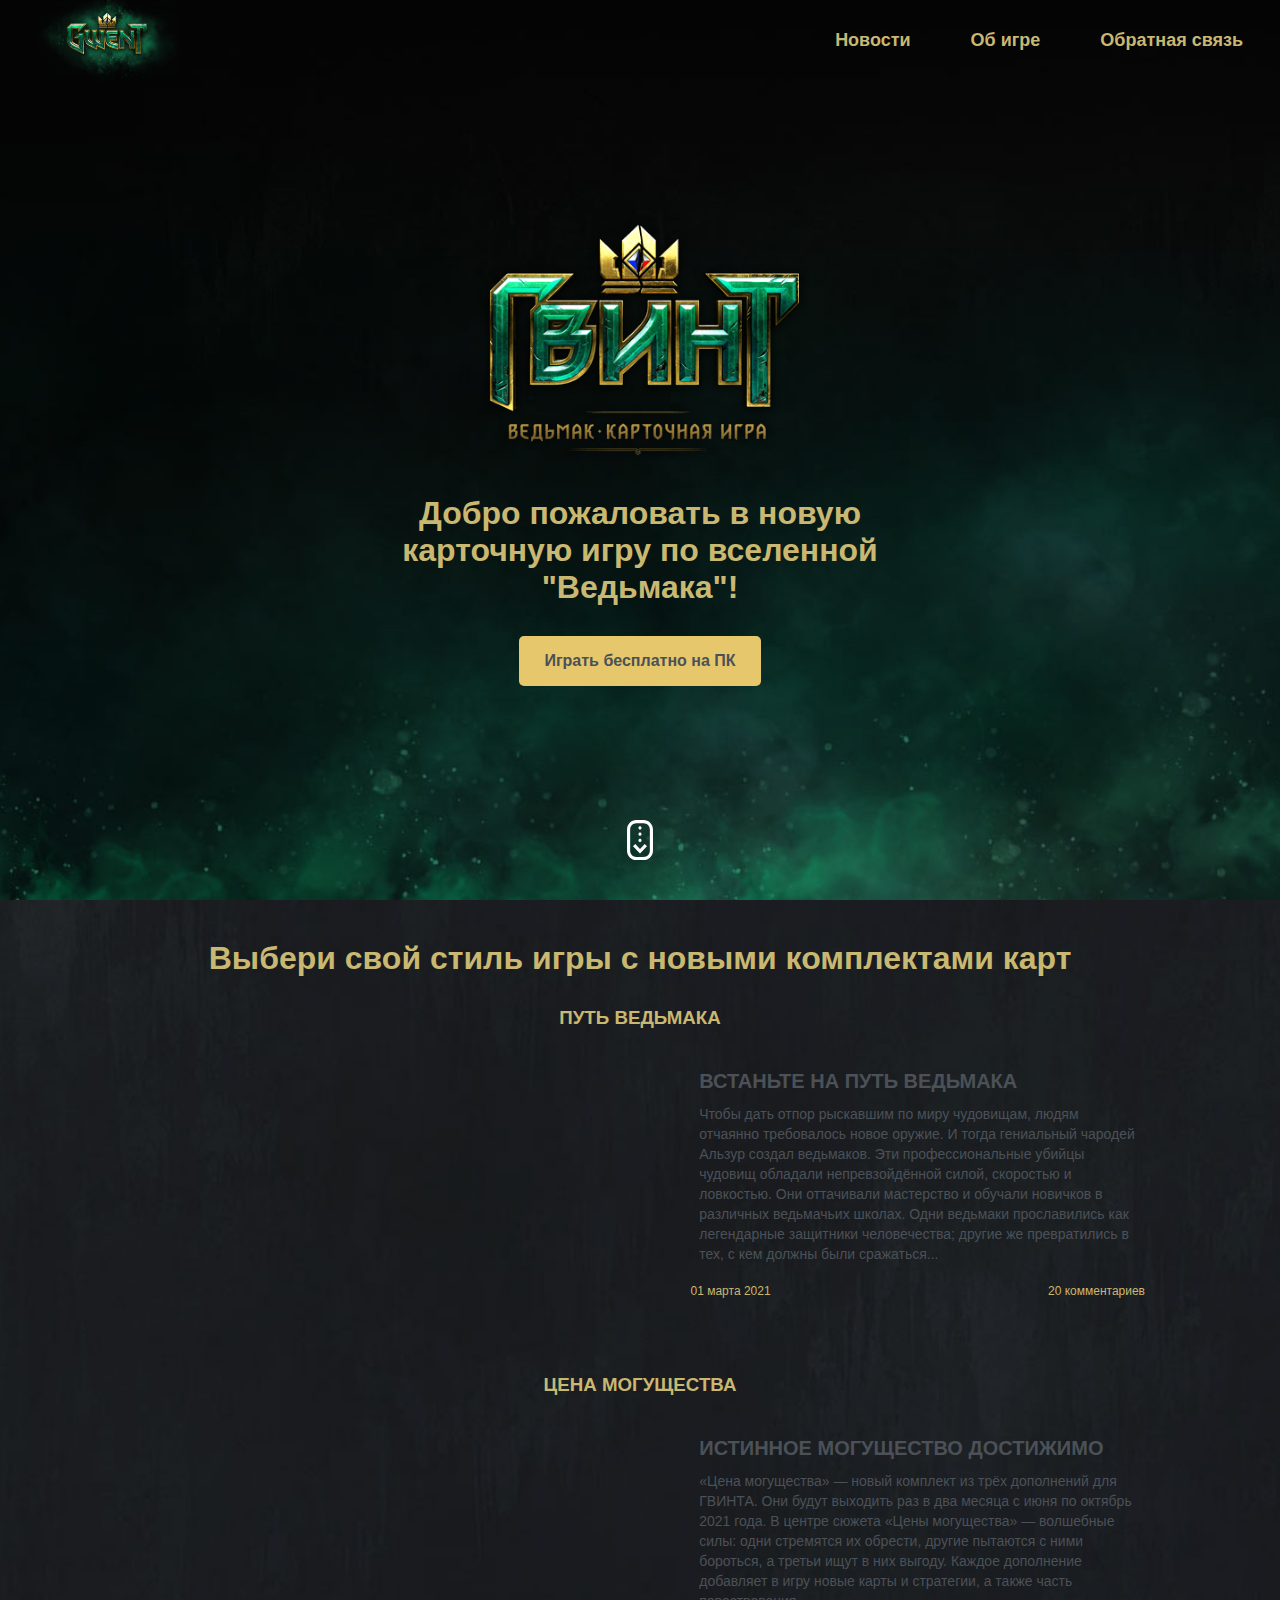
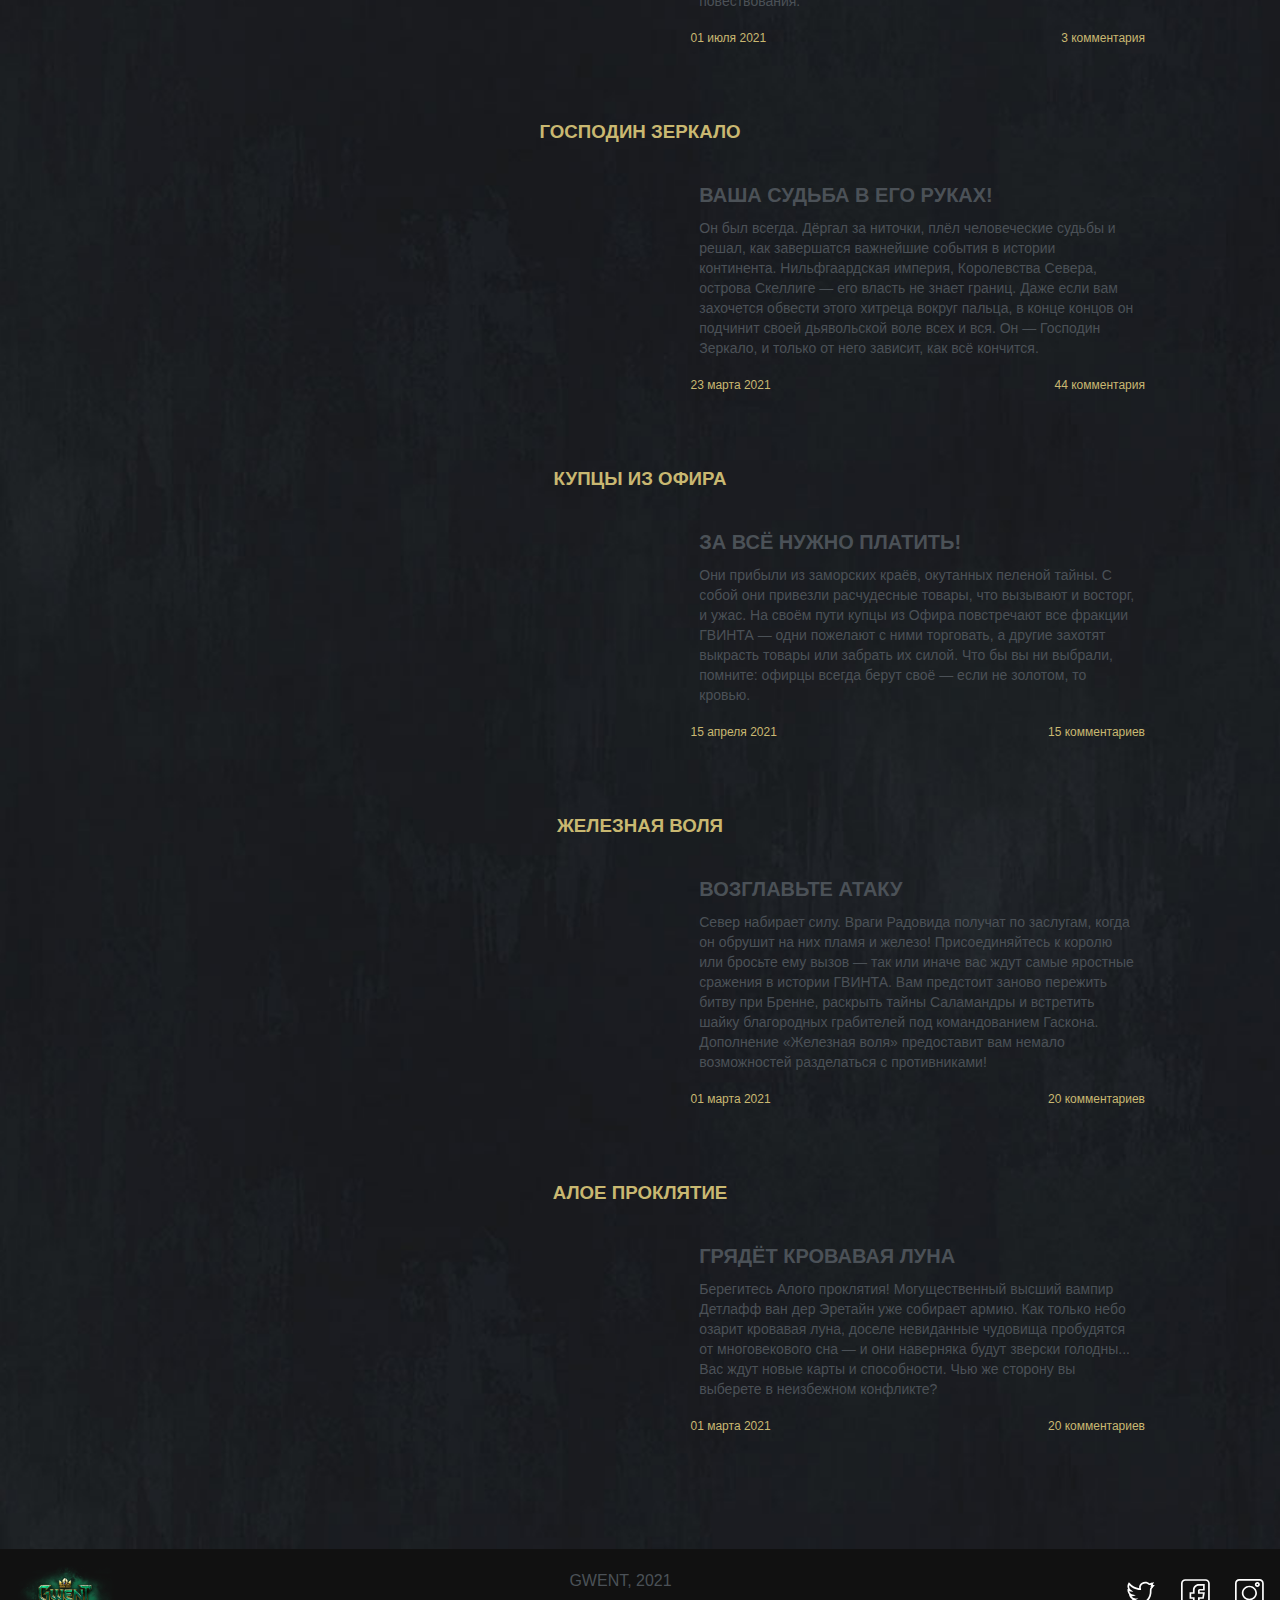
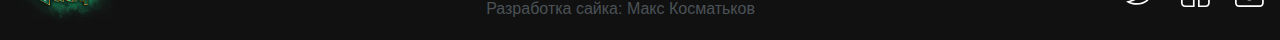
<file: index.html>
<!DOCTYPE html>
<html lang="ru">
	<head>
		<title>GWENT - карточная игра</title>
		<meta charset="UTF-8">
		<meta name="viewport" content="width=device-width">
		<link rel="preconnect" href="https://fonts.gstatic.com">
		<link href="https://db.onlinewebfonts.com/c/022c1f9c43c0c5f997a34d25ed4d5e16?family=GWENT" rel="stylesheet" type="text/css"/>
		<link rel="stylesheet" href="https://unpkg.com/swiper/swiper-bundle.min.css" />
		<link rel="stylesheet" href="./css/style.css">
		
	</head>
	<body>
		<section class="fullscreen">
			<div class="header-main">
				<a href="#" class="logo header__logo">
				<img src="./img/logo.svg.svg"
					alt="Логотип"
					class="logo__img">
				</a>
				<nav class="menu">
					<ul class="menu-list">
						<li class="menu-list__item">
							<a href="./news.html" class="menu-list__link">Новости</a>
						</li>
						<li class="menu-list__item">
							<a href="./about.html" class="menu-list__link">Об игре</a>
						</li>
						<li class="menu-list__item">
							<a href="./feedback.html" class="menu-list__link">Обратная связь</a>
						</li>
					</ul>
				</nav>
			</div>
			<div class="fullscreen-content">
				<img class="fullscreen-content__image" src="./img/gwent.png" alt="img">
				<h1 class="fullscreen-content__title">Добро пожаловать в новую карточную игру по вселенной "Ведьмака"!</h1>
				<a href="https://www.playgwent.com/ru/play-gog" class="fullscreen-content__link btn">Играть бесплатно на ПК</a>
			</div>
			<a href="#article" class="main__scroll" aria-label="к следующему экрану"></a>			
		</section>
		<section id="article" class="articles">
			<div class="secondary-grid">
				<div class="articles-secondary">
						<h2 class="fullscreen-content__title articles-title">Выбери свой стиль игры с новыми комплектами карт</h2>
						<ul class="articles-secondary-list">
							<li class="articles-secondary-item">
								<h3 class="articles-secondary-item__name">ПУТЬ ВЕДЬМАКА</h3>
								<div class="articles-secondary-container">	
									<!-- <img src="/img/slider1.jpg" alt="Изображение" class="articles-secondary-thumb">	 -->
									<div class="articles-secondary-vid">
										<iframe width="100%" height="100%" src="https://www.youtube.com/embed/BdI2WA-lsG4" title="YouTube video player" frameborder="0" allow="accelerometer; autoplay; clipboard-write; encrypted-media; gyroscope; picture-in-picture" allowfullscreen></iframe>
									</div>
									<div class="articles-secondary-content">
										<div class="articles-secondary-text">
											<h4 class="articles-secondary-title">ВСТАНЬТЕ НА ПУТЬ ВЕДЬМАКА</h4>
											<p>
												Чтобы дать отпор рыскавшим по миру чудовищам, людям отчаянно требовалось новое оружие. И тогда гениальный чародей Альзур создал ведьмаков. Эти профессиональные убийцы чудовищ обладали непревзойдённой силой, скоростью и ловкостью. Они оттачивали мастерство и обучали новичков в различных ведьмачьих школах. Одни ведьмаки прославились как легендарные защитники человечества; другие же превратились в тех, с кем должны были сражаться...</p>
										</div>
										<div class="articles-secondary-info">
											<div class="date">01 марта 2021</div>
											<div class="comments">
												<span class="comments-count">20 комментариев</span>
											</div>
										</div>
									</div>
								</div>             						
							</li>
							<li class="articles-secondary-item">
								<h3 class="articles-secondary-item__name">ЦЕНА МОГУЩЕСТВА</h3>
								<div class="articles-secondary-container">
									<div class="articles-secondary-vid">
										<iframe width="100%" height="100%" src="https://www.youtube.com/embed/BUpEI4Loanc" title="YouTube video player" frameborder="0" allow="accelerometer; autoplay; clipboard-write; encrypted-media; gyroscope; picture-in-picture" allowfullscreen></iframe>
									</div>
									<div class="articles-secondary-content">
										<div class="articles-secondary-text">
											<h4 class="articles-secondary-title">ИСТИННОЕ МОГУЩЕСТВО ДОСТИЖИМО</h4>
											<p>
												«Цена могущества» — новый комплект из трёх дополнений для ГВИНТА. Они будут выходить раз в два месяца с июня по октябрь 2021 года. В центре сюжета «Цены могущества» — волшебные силы: одни стремятся их обрести, другие пытаются с ними бороться, а третьи ищут в них выгоду. Каждое дополнение добавляет в игру новые карты и стратегии, а также часть повествования.</p>
										</div>
										<div class="articles-secondary-info">
											<div class="date">01 июля 2021</div>
											<div class="comments">
												<span class="comments-count">3 комментария</span>
											</div>
										</div>
									</div>
								</div>             						
							</li>
							<li class="articles-secondary-item">
								<h3 class="articles-secondary-item__name">ГОСПОДИН ЗЕРКАЛО</h3>
								<div class="articles-secondary-container">	
									<!-- <img src="/img/slider1.jpg" alt="Изображение" class="articles-secondary-thumb">	 -->
									<div class="articles-secondary-vid">
										<iframe width="100%" height="100%" src="https://www.youtube.com/embed/yZYE6iKDhfs" title="YouTube video player" frameborder="0" allow="accelerometer; autoplay; clipboard-write; encrypted-media; gyroscope; picture-in-picture" allowfullscreen></iframe>
									</div>
									<div class="articles-secondary-content">
										<div class="articles-secondary-text">
											<h4 class="articles-secondary-title">ВАША СУДЬБА В ЕГО РУКАХ!</h4>
											<p>
												Он был всегда. Дёргал за ниточки, плёл человеческие судьбы и решал, как завершатся важнейшие события в истории континента. Нильфгаардская империя, Королевства Севера, острова Скеллиге — его власть не знает границ. Даже если вам захочется обвести этого хитреца вокруг пальца, в конце концов он подчинит своей дьявольской воле всех и вся. Он — Господин Зеркало, и только от него зависит, как всё кончится.</p>
										</div>
										<div class="articles-secondary-info">
											<div class="date">23 марта 2021</div>
											<div class="comments">
												<span class="comments-count">44 комментария</span>
											</div>
										</div>
									</div>
								</div>             						
							</li>
							<li class="articles-secondary-item">
								<h3 class="articles-secondary-item__name">КУПЦЫ ИЗ ОФИРА</h3>
								<div class="articles-secondary-container">	
									<!-- <img src="/img/slider1.jpg" alt="Изображение" class="articles-secondary-thumb">	 -->
									<div class="articles-secondary-vid">
										<iframe width="100%" height="100%" src="https://www.youtube.com/embed/jsBnokb5MWI" title="YouTube video player" frameborder="0" allow="accelerometer; autoplay; clipboard-write; encrypted-media; gyroscope; picture-in-picture" allowfullscreen></iframe>
									</div>
									<div class="articles-secondary-content">
										<div class="articles-secondary-text">
											<h4 class="articles-secondary-title">ЗА ВСЁ НУЖНО ПЛАТИТЬ!</h4>
											<p>
												Они прибыли из заморских краёв, окутанных пеленой тайны. С собой они привезли расчудесные товары, что вызывают и восторг, и ужас. На своём пути купцы из Офира повстречают все фракции ГВИНТА — одни пожелают с ними торговать, а другие захотят выкрасть товары или забрать их силой.
												Что бы вы ни выбрали, помните: офирцы всегда берут своё — если не золотом, то кровью.</p>
										</div>
										<div class="articles-secondary-info">
											<div class="date">15 апреля 2021</div>
											<div class="comments">
												<span class="comments-count">15 комментариев</span>
											</div>
										</div>
									</div>
								</div>             						
							</li>
							<li class="articles-secondary-item">
								<h3 class="articles-secondary-item__name">ЖЕЛЕЗНАЯ ВОЛЯ</h3>
								<div class="articles-secondary-container">	
									<!-- <img src="/img/slider1.jpg" alt="Изображение" class="articles-secondary-thumb">	 -->
									<div class="articles-secondary-vid">
										<iframe width="100%" height="100%" src="https://www.youtube.com/embed/kMDXr4yxQt8" title="YouTube video player" frameborder="0" allow="accelerometer; autoplay; clipboard-write; encrypted-media; gyroscope; picture-in-picture" allowfullscreen></iframe>
									</div>
									<div class="articles-secondary-content">
										<div class="articles-secondary-text">
											<h4 class="articles-secondary-title">ВОЗГЛАВЬТЕ АТАКУ</h4>
											<p>
												Север набирает силу. Враги Радовида получат по заслугам, когда он обрушит на них пламя и железо! Присоединяйтесь к королю или бросьте ему вызов — так или иначе вас ждут самые яростные сражения в истории ГВИНТА. Вам предстоит заново пережить битву при Бренне, раскрыть тайны Саламандры и встретить шайку благородных грабителей под командованием Гаскона. Дополнение «Железная воля» предоставит вам немало возможностей разделаться с противниками!</p>
										</div>
										<div class="articles-secondary-info">
											<div class="date">01 марта 2021</div>
											<div class="comments">
												<span class="comments-count">20 комментариев</span>
											</div>
										</div>
									</div>
								</div>             						
							</li>
							<li class="articles-secondary-item">
								<h3 class="articles-secondary-item__name">АЛОЕ ПРОКЛЯТИЕ</h3>
								<div class="articles-secondary-container">	
									<!-- <img src="/img/slider1.jpg" alt="Изображение" class="articles-secondary-thumb">	 -->
									<div class="articles-secondary-vid">
										<iframe width="100%" height="100%" src="https://www.youtube.com/embed/01BfjRFlvh8" title="YouTube video player" frameborder="0" allow="accelerometer; autoplay; clipboard-write; encrypted-media; gyroscope; picture-in-picture" allowfullscreen></iframe>
									</div>
									<div class="articles-secondary-content">
										<div class="articles-secondary-text">
											<h4 class="articles-secondary-title">ГРЯДЁТ КРОВАВАЯ ЛУНА</h4>
											<p>
												Берегитесь Алого проклятия! Могущественный высший вампир Детлафф ван дер Эретайн уже собирает армию. Как только небо озарит кровавая луна, доселе невиданные чудовища пробудятся от многовекового сна — и они наверняка будут зверски голодны...
												Вас ждут новые карты и способности. Чью же сторону вы выберете в неизбежном конфликте?</p>
										</div>
										<div class="articles-secondary-info">
											<div class="date">01 марта 2021</div>
											<div class="comments">
												<span class="comments-count">20 комментариев</span>
											</div>
										</div>
									</div>
								</div>             						
							</li>
							
						</ul>
				</div>
			</div>
		</section>
			<footer class="footer">
				<div class="footer__body">
					<img src="./img/logo.svg.svg" alt="logo" class="footer__logo">
					<p>GWENT, 2021 <br/> <span>Разработка сайка: Макс Косматьков</span></p>
					<div class="social-links">
						<a href="https://twitter.com/Gwent_RU" class="social-link"><img src="./img/social/twitter.svg" alt="twitter"></a>
						<a href="https://www.facebook.com/GwentRU" class="social-link"><img src="./img/social/facebook.svg" alt="instagram"></a>
						<a href="https://www.instagram.com/gwent_game/" class="social-link"><img src="./img/social/instagram.svg" alt="facebook"></a>
					</div>
				</div>
			</footer>



			<div class="scroll-up"></div>
			


		<script src="https://unpkg.com/swiper/swiper-bundle.min.js"></script>
		<script src="./js/script.js"></script>
	</body>
</html>
</file>
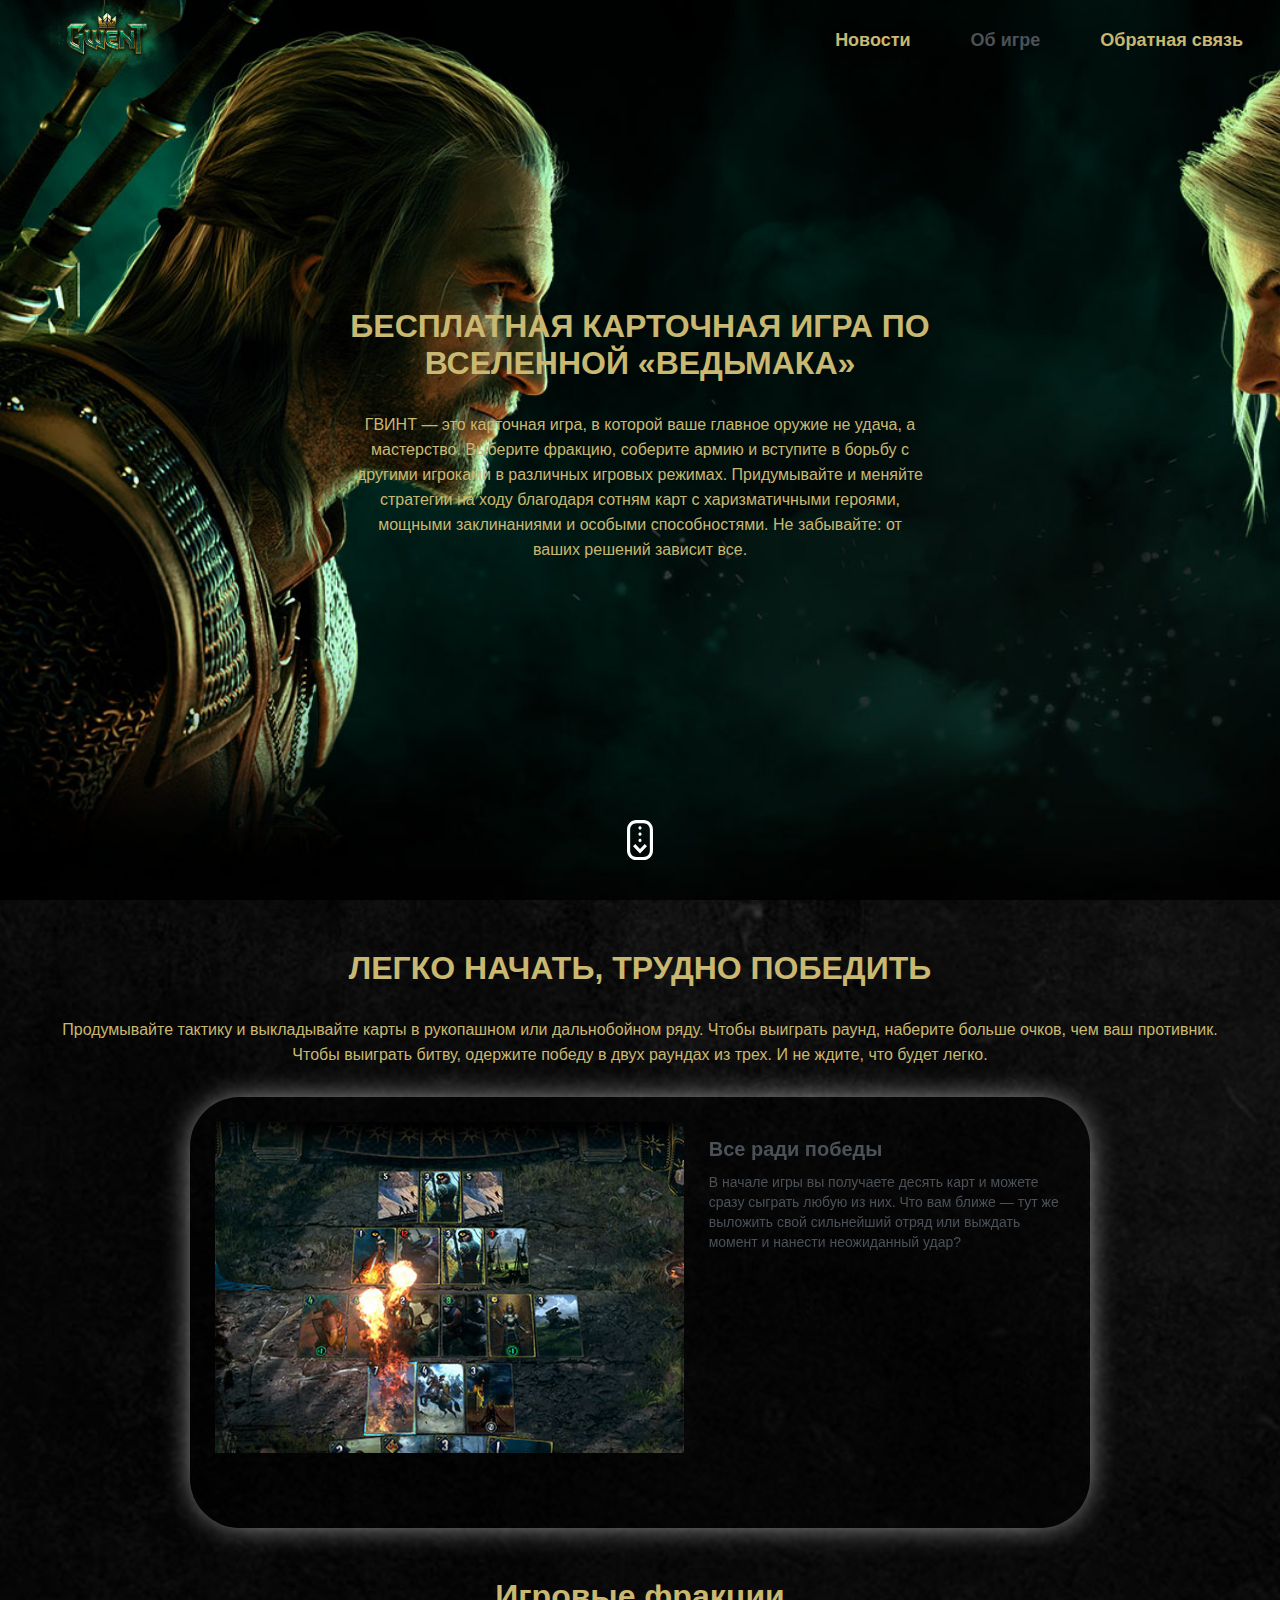
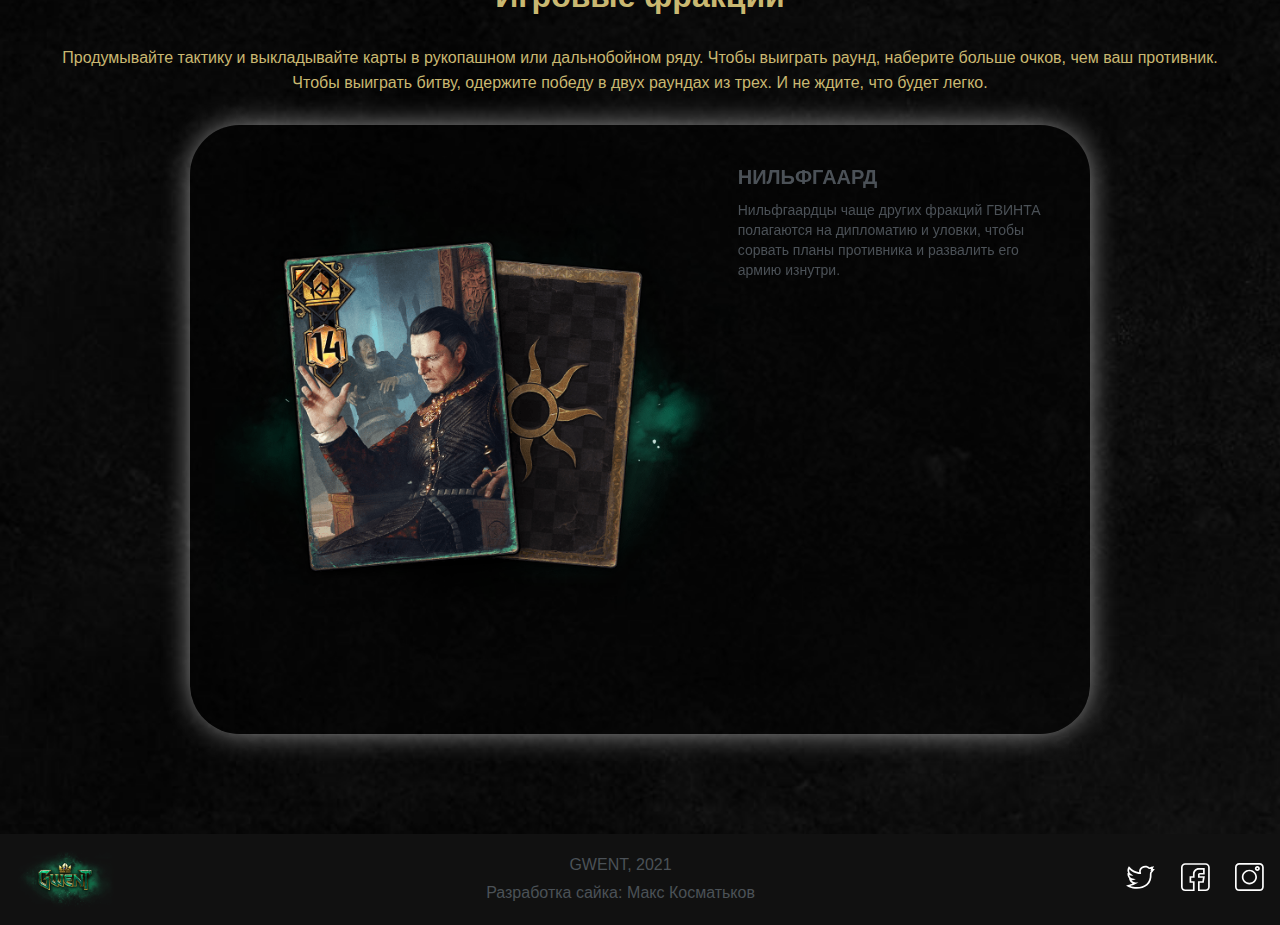
<file: about.html>
<!DOCTYPE html>
<html lang="ru">
	<head>
		<title>GWENT - карточная игра</title>
		<meta charset="UTF-8">
		<meta name="viewport" content="width=device-width">
		<link rel="preconnect" href="https://fonts.gstatic.com">
		<link href="https://db.onlinewebfonts.com/c/022c1f9c43c0c5f997a34d25ed4d5e16?family=GWENT" rel="stylesheet" type="text/css"/>
		<link rel="stylesheet" href="https://unpkg.com/swiper/swiper-bundle.min.css" />
		<link rel="stylesheet" href="./css/style.css">
		<link rel="stylesheet" href="./css/about.css">
		
	</head>
	<body>
		<section class="fullscreen fullscreen-about">
			<div class="header-main">
				<a href="./index.html" class="logo header__logo">
				<img src="./img/logo.svg.svg"
					alt="Логотип"
					class="logo__img">
				</a>
				<nav class="menu">
					<ul class="menu-list">
						<li class="menu-list__item">
							<a href="./news.html" class="menu-list__link">Новости</a>
						</li>
						<li class="menu-list__item">
							<a href="#" class="menu-list__link about">Об игре</a>
						</li>
						<li class="menu-list__item">
							<a href="./feedback.html" class="menu-list__link">Обратная связь</a>
						</li>
					</ul>
				</nav>
			</div>
			<div class="fullscreen-content">
                <h1 class="fullscreen-content__title">БЕСПЛАТНАЯ КАРТОЧНАЯ ИГРА ПО ВСЕЛЕННОЙ «ВЕДЬМАКА»</h1>
				<p class="fullscreen-content__text">
                    ГВИНТ — это карточная игра, в которой ваше главное оружие не удача, а мастерство. Выберите фракцию, соберите армию и вступите в борьбу с другими игроками в различных игровых режимах. Придумывайте и меняйте стратегии на ходу благодаря сотням карт с харизматичными героями, мощными заклинаниями и особыми способностями. Не забывайте: от ваших решений зависит все.
                </p>
			</div>
			<a href="#content" class="main__scroll" aria-label="к следующему экрану"></a>			
		</section>
        <section id="content" class="content">
            <h2 class="fullscreen-content__title">ЛЕГКО НАЧАТЬ, ТРУДНО ПОБЕДИТЬ</h2>
            <p class="fullscreen-content__text">
                Продумывайте тактику и выкладывайте карты в рукопашном или дальнобойном ряду. Чтобы выиграть раунд, наберите больше очков, чем ваш противник. Чтобы выиграть битву, одержите победу в двух раундах из трех. И не ждите, что будет легко.</p>
            <div class="swiper-container">
                <!-- Additional required wrapper -->
                <div class="swiper-wrapper">
                    <!-- Slides -->
                    <div class="swiper-slide">
                        <div class="articles-secondary-item">
                            <div class="articles-secondary-container">	
                                <div class="articles-secondary-image">
                                    <img src="./img/about/1.jpg" alt="img">
                                </div>
                                <div class="articles-secondary-content">
                                    <div class="articles-secondary-text">
                                        <h4 class="articles-secondary-title">Все ради победы</h4>
                                        <p>
                                            В начале игры вы получаете десять карт и можете сразу сыграть любую из них. Что вам ближе — тут же выложить свой сильнейший отряд или выждать момент и нанести неожиданный удар?</p>
                                    </div>
                                </div>
                            </div>             						
                        </div>
                    </div>
                    <div class="swiper-slide">
                        <div class="articles-secondary-item">
                            <div class="articles-secondary-container">	
                                <div class="articles-secondary-image">
                                    <img src="./img/about/2.jpg" alt="img">
                                </div>
                                <div class="articles-secondary-content">
                                    <div class="articles-secondary-text">
                                        <h4 class="articles-secondary-title">МАСТЕРСТВО ВАЖНЕЕ УДАЧИ</h4>
                                        <p>
                                            ГВИНТ позволяет выбирать самые разные стратегии во время раунда — победить поможет как грубая сила, так и хитрые уловки.</p>
                                    </div>
                                </div>
                            </div>             						
                        </div>
                    </div>
                    <div class="swiper-slide">
                        <div class="swiper-slide">
                            <div class="articles-secondary-item">
                                <div class="articles-secondary-container">	
                                    <div class="articles-secondary-image">
                                        <img src="./img/about/3.jpg" alt="img">
                                    </div>
                                    <div class="articles-secondary-content">
                                        <div class="articles-secondary-text">
                                            <h4 class="articles-secondary-title">БЕСПЛАТНО — НЕ ЗНАЧИТ СКУЧНО</h4>
                                            <p>
                                                Продуманная и справедливая система перехода с уровня на уровень превращает создание колоды в крайне увлекательный процесс. Наслаждайтесь игрой в ГВИНТ без ограничений!</p>
                                        </div>
                                    </div>
                                </div>             						
                            </div>
                        </div>
                    </div>
                    <div class="swiper-slide">
                        <div class="swiper-slide">
                            <div class="articles-secondary-item">
                                <div class="articles-secondary-container">	
                                    <div class="articles-secondary-image">
                                        <img src="./img/about/4.jpg" alt="img">
                                    </div>
                                    <div class="articles-secondary-content">
                                        <div class="articles-secondary-text">
                                            <h4 class="articles-secondary-title">ЗАВОРАЖИВАЮЩАЯ КРАСОТА</h4>
                                            <p>
                                                Каждую карту, битву и поле боя украшают захватывающие спецэффекты и потрясающие иллюстрации, созданные вручную. ГВИНТ — это увлекательная игра и яркое зрелище.</p>
                                        </div>
                                    </div>
                                </div>             						
                            </div>
                        </div>
                    </div>
                </div>
                </div>
            <h2 class="fullscreen-content__title">Игровые фракции</h2>
            <p class="fullscreen-content__text">
                Продумывайте тактику и выкладывайте карты в рукопашном или дальнобойном ряду. Чтобы выиграть раунд, наберите больше очков, чем ваш противник. Чтобы выиграть битву, одержите победу в двух раундах из трех. И не ждите, что будет легко.</p> 
                <div class="swiper-container">
                    <!-- Additional required wrapper -->
                    <div class="swiper-wrapper">
                        <!-- Slides -->
                        <div class="swiper-slide">
                            <div class="articles-secondary-item">
                                <div class="articles-secondary-container">	
                                    <div class="articles-secondary-image">
                                        <img src="./img/about/card1.png" alt="img">
                                    </div>
                                    <div class="articles-secondary-content">
                                        <div class="articles-secondary-text">
                                            <h4 class="articles-secondary-title">НИЛЬФГААРД</h4>
                                            <p>
                                                Нильфгаардцы чаще других фракций ГВИНТА полагаются на дипломатию и уловки, чтобы сорвать планы противника и развалить его армию изнутри.</p>
                                        </div>
                                    </div>
                                </div>             						
                            </div>
                        </div>
                        <div class="swiper-slide">
                            <div class="articles-secondary-item">
                                <div class="articles-secondary-container">	
                                    <div class="articles-secondary-image">
                                        <img src="./img/about/card2.png" alt="img">
                                    </div>
                                    <div class="articles-secondary-content">
                                        <div class="articles-secondary-text">
                                            <h4 class="articles-secondary-title">ЧУДОВИЩА</h4>
                                            <p>
                                                Эти жуткие чудовища подчиняются звериным инстинктам и ради еще большей мощи готовы даже поглотить своих собратьев.</p>
                                        </div>
                                    </div>
                                </div>             						
                            </div>
                        </div>
                        <div class="swiper-slide">
                            <div class="swiper-slide">
                                <div class="articles-secondary-item">
                                    <div class="articles-secondary-container">	
                                        <div class="articles-secondary-image">
                                            <img src="./img/about/card3.png" alt="img">
                                        </div>
                                        <div class="articles-secondary-content">
                                            <div class="articles-secondary-text">
                                                <h4 class="articles-secondary-title">СКЕЛЛИГЕ</h4>
                                                <p>
                                                    Воины Скеллиге без страха бросаются на врага, а потери и полученные раны лишь придают им сил в бою.</p>
                                            </div>
                                        </div>
                                    </div>             						
                                </div>
                            </div>
                        </div>
                        <div class="swiper-slide">
                            <div class="swiper-slide">
                                <div class="articles-secondary-item">
                                    <div class="articles-secondary-container">	
                                        <div class="articles-secondary-image">
                                            <img src="./img/about/card4.png" alt="img">
                                        </div>
                                        <div class="articles-secondary-content">
                                            <div class="articles-secondary-text">
                                                <h4 class="articles-secondary-title">КОРОЛЕВСТВА СЕВЕРА</h4>
                                                <p>
                                                    Королевства Севера славятся внушительными армиями, смертоносной военной техникой и отважными военачальниками.</p>
                                            </div>
                                        </div>
                                    </div>             						
                                </div>
                            </div>
                        </div>
                        <div class="swiper-slide">
                            <div class="swiper-slide">
                                <div class="articles-secondary-item">
                                    <div class="articles-secondary-container">	
                                        <div class="articles-secondary-image">
                                            <img src="./img/about/card5.png" alt="img">
                                        </div>
                                        <div class="articles-secondary-content">
                                            <div class="articles-secondary-text">
                                                <h4 class="articles-secondary-title">СКОЯ’ТАЭЛИ</h4>
                                                <p>
                                                    Как и положено партизанам, эти отряды эльфов, краснолюдов и дриад мастерски расставляют ловушки, устраивают засады и поддерживают союзников.</p>
                                            </div>
                                        </div>
                                    </div>             						
                                </div>
                            </div>
                        </div>
                        <div class="swiper-slide">
                            <div class="swiper-slide">
                                <div class="articles-secondary-item">
                                    <div class="articles-secondary-container">	
                                        <div class="articles-secondary-image">
                                            <img src="./img/about/card4.png" alt="img">
                                        </div>
                                        <div class="articles-secondary-content">
                                            <div class="articles-secondary-text">
                                                <h4 class="articles-secondary-title">СИНДИКАТ</h4>
                                                <p>
                                                    Эти головорезы не остановятся даже перед самым гнусным преступлением, если оно способно пополнить их карманы желанным золотом.</p>
                                            </div>
                                        </div>
                                    </div>             						
                                </div>
                            </div>
                        </div>
                    </div>
                </div>  
        </section>
			<footer class="footer">
				<div class="footer__body">
					<img src="./img/logo.svg.svg" alt="logo" class="footer__logo">
					<p>GWENT, 2021 <br/> <span>Разработка сайка: Макс Косматьков</span></p>
					<div class="social-links">
						<a href="https://twitter.com/Gwent_RU" class="social-link"><img src="./img/social/twitter.svg" alt="twitter"></a>
						<a href="https://www.facebook.com/GwentRU" class="social-link"><img src="./img/social/facebook.svg" alt="instagram"></a>
						<a href="https://www.instagram.com/gwent_game/" class="social-link"><img src="./img/social/instagram.svg" alt="facebook"></a>
					</div>
				</div>
			</footer>
			<div class="scroll-up"></div>
		<script src="https://unpkg.com/swiper/swiper-bundle.min.js"></script>
		<script src="./js/script.js"></script>
	</body>
</html>
</file>
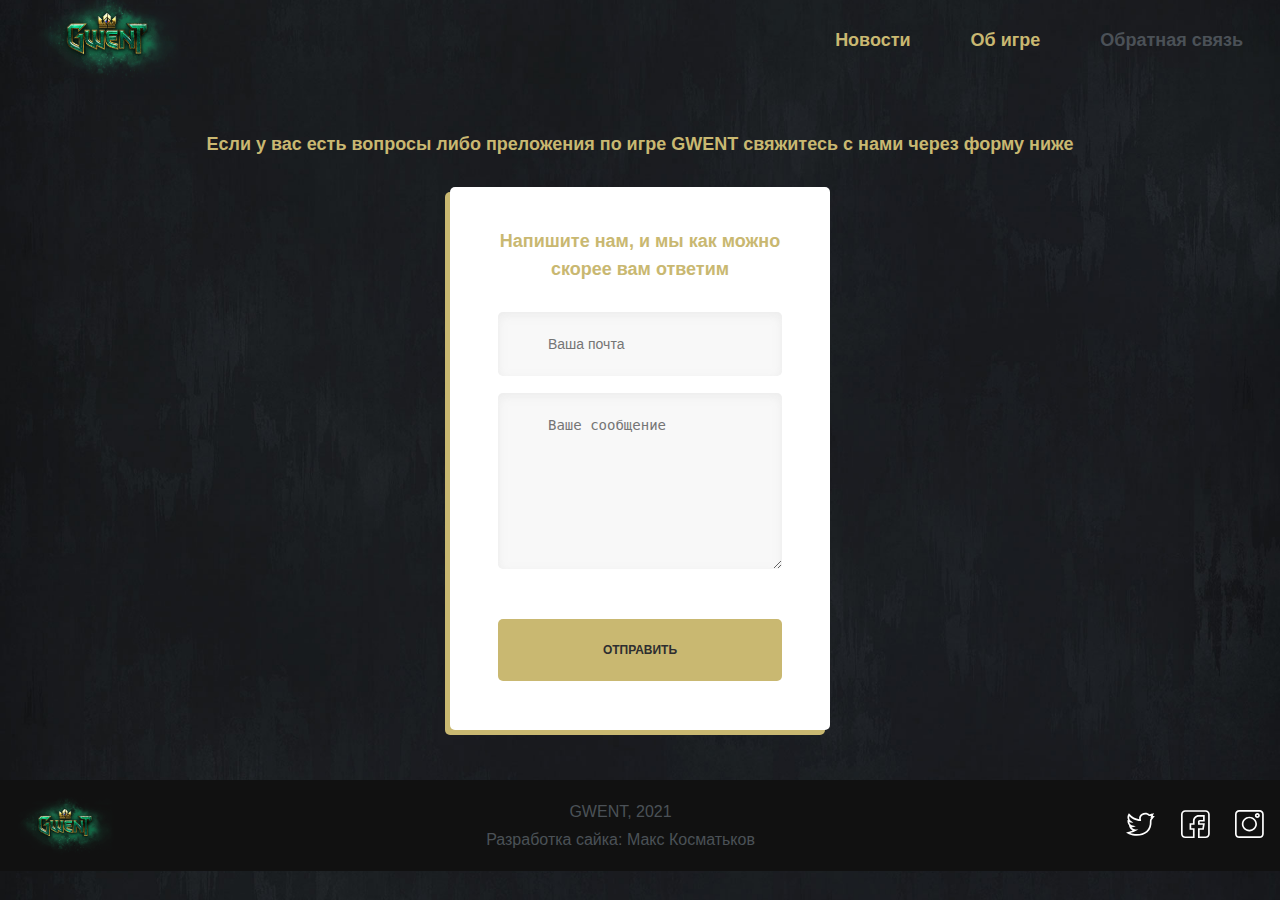
<file: feedback.html>
<!DOCTYPE html>
<!-- Оболочка документа, указываем язык содержимого -->
<html lang="ru">
	<!-- Заголовок страницы, контейнер для других важных данных (не отображается) -->
	<head>
		<!-- Заголовок страницы в браузере -->
		<title>Об игре</title>
		<!-- Подключаем CSS -->
		<meta charset="UTF-8">
		<meta name="viewport" content="width=device-width">
		<link rel="preconnect" href="https://fonts.gstatic.com">
		<link href="https://fonts.googleapis.com/css2?family=Roboto:wght@400;700&display=swap" rel="stylesheet">
		<link href="https://db.onlinewebfonts.com/c/022c1f9c43c0c5f997a34d25ed4d5e16?family=GWENT" rel="stylesheet" type="text/css"/>
		<link rel="stylesheet" href="https://unpkg.com/swiper/swiper-bundle.min.css" />
		<link rel="stylesheet" href="./css/style.css">
		<link rel="stylesheet" href="./css/feedback.css">
		
	</head>
	<body>
			<div class="header-main">
				<a href="./index.html" class="logo header__logo">
				<img src="./img/logo.svg.svg"
					alt="Логотип"
					class="logo__img">
				</a>
				<nav class="menu">
					<ul class="menu-list">
						<li class="menu-list__item">
                            <a href="./news.html" class="menu-list__link">Новости</a>
						</li>
						<li class="menu-list__item">
							<a href="#" class="menu-list__link">Об игре</a>
						</li>
						<li class="menu-list__item">
							<span class="menu-list__link about">Обратная связь</span>
						</li>
						<!-- <li class="menu-list__item">
							<a href="#contacts" class="menu-list__link">Тест-драйв</a>
						</li> -->
					</ul>
				</nav>
			</div>

			<div class="form-container">
				<h2 class="form-title">Если у вас есть вопросы либо преложения по игре GWENT свяжитесь с нами через форму ниже</h2>
				<div class="contacts-block">
	
					<form action="" id="form" class="contacts-form">
						<h4 class="form-title">Напишите нам, и мы как можно скорее вам ответим</h4>
						<input type="email" class="input input-email" placeholder="Ваша почта">
						<textarea name="text" class="input input-text" cols="15" rows="5" placeholder="Ваше сообщение"></textarea>
						<button class="button custom-btn">отправить</button>
					</form>
				</div>
			</div>
		<footer class="footer">
			<div class="footer__body">
				<img src="./img/logo.svg.svg" alt="logo" class="footer__logo">
				<p>GWENT, 2021 <br/> <span>Разработка сайка: Макс Косматьков</span></p>
				<div class="social-links">
					<a href="https://twitter.com/Gwent_RU" class="social-link"><img src="./img/social/twitter.svg" alt="twitter"></a>
					<a href="https://www.facebook.com/GwentRU" class="social-link"><img src="./img/social/facebook.svg" alt="instagram"></a>
					<a href="https://www.instagram.com/gwent_game/" class="social-link"><img src="./img/social/instagram.svg" alt="facebook"></a>
				</div>
			</div>
		</footer>
		<script src="https://unpkg.com/swiper/swiper-bundle.min.js"></script>
		<script src="./js/script.js"></script>
	</body>
</html>
</file>
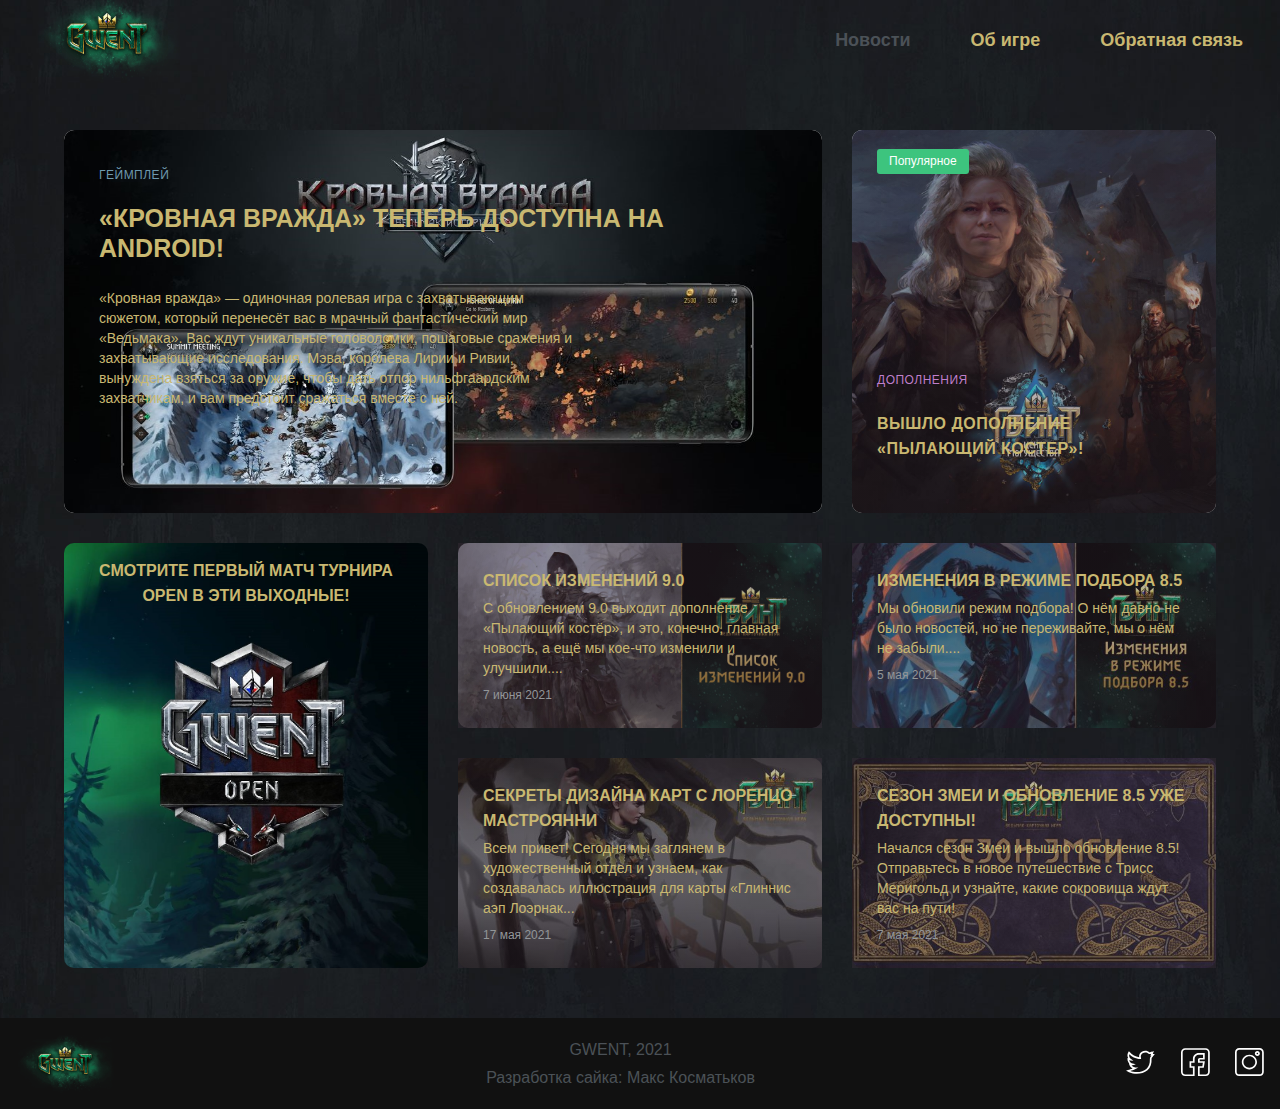
<file: news.html>
<!DOCTYPE html>
<!-- Оболочка документа, указываем язык содержимого -->
<html lang="ru">
	<!-- Заголовок страницы, контейнер для других важных данных (не отображается) -->
	<head>
		<!-- Заголовок страницы в браузере -->
		<title>Об игре</title>
		<!-- Подключаем CSS -->
		<meta charset="UTF-8">
		<meta name="viewport" content="width=device-width">
		<link rel="preconnect" href="https://fonts.gstatic.com">
		<link href="https://fonts.googleapis.com/css2?family=Roboto:wght@400;700&display=swap" rel="stylesheet">
		<link href="https://db.onlinewebfonts.com/c/022c1f9c43c0c5f997a34d25ed4d5e16?family=GWENT" rel="stylesheet" type="text/css"/>
		<link rel="stylesheet" href="https://unpkg.com/swiper/swiper-bundle.min.css" />
		<link rel="stylesheet" href="./css/style.css">
		<link rel="stylesheet" href="./css/news.css">
		
	</head>
	<body>
		<div class="header-main news-header">
			<a href="./index.html" class="logo header__logo">
			<img src="./img/logo.svg.svg"
				alt="Логотип"
				class="logo__img">
			</a>
			<nav class="menu">
				<ul class="menu-list">
					<li class="menu-list__item">
						<span class="menu-list__link about">Новости</span>
					</li>
					<li class="menu-list__item">
						<a href="./about.html" class="menu-list__link">Об игре</a>
					</li>
					<li class="menu-list__item">
						<a href="./feedback.html" class="menu-list__link">Обратная связь</a>
					</li>
					<!-- <li class="menu-list__item">
						<a href="#contacts" class="menu-list__link">Тест-драйв</a>
					</li> -->
				</ul>
			</nav>
		</div>
		<div class="main-grid">
			<div class="articles-grid">				
				<div class="articles-grid-list articles-grid-list-1">
					<div class="articles-grid-item">
						<a href="https://www.playgwent.com/ru/news/38654/krovnaia-vrazhda-teper-dostupna-na-android" class="articles-grid-permalink">
							<span class="articles-grid-category">Геймплей</span>
							<h4 class="articles-grid-title">«КРОВНАЯ ВРАЖДА» ТЕПЕРЬ ДОСТУПНА НА ANDROID!</h4>
							<p>«Кровная вражда» — одиночная ролевая игра с захватывающим сюжетом, который перенесёт вас в мрачный фантастический мир «Ведьмака». Вас ждут уникальные головоломки, пошаговые сражения и захватывающие исследования. Мэва, королева Лирии и Ривии, вынуждена взяться за оружие, чтобы дать отпор нильфгаардским захватчикам, и вам предстоит сражаться вместе с ней.</p>
						</a>             						
					</div>
				</div>
				<div class="articles-grid-list articles-grid-list-2">
					<div class="articles-grid-item">
						<img src="./img/grid-bg2.jpg" alt="img" class="articles-grid-thumb">	
						<a href="https://www.playgwent.com/ru/news/38588/vyshlo-dopolnenie-pylaiushchii-koster" class="articles-grid-permalink">
							<span class="tag">Популярное</span>
							<span class="articles-grid-category">Дополнения</span>
							<h4 class="articles-grid-title">ВЫШЛО ДОПОЛНЕНИЕ «ПЫЛАЮЩИЙ КОСТЕР»!</h4>
						</a>               						
					</div>
				</div>
				<div class="articles-grid-list articles-grid-list-3">
					<div class="articles-grid-item">
						<a href="https://www.playgwent.com/ru/news/38038/smotrite-pervyi-match-turnira-open-v-eti-vykhodnye" class="articles-grid-permalink">
							<h4 class="articles-grid-title">СМОТРИТЕ ПЕРВЫЙ МАТЧ ТУРНИРА OPEN В ЭТИ ВЫХОДНЫЕ!</h4>
						</a>               						
					</div>
				</div>
			
				<div class="articles-grid-list articles-grid-list-default def-1">
					<div class="articles-grid-item">
						<a href="https://www.playgwent.com/ru/news/38528/spisok-izmenenii-9-0" class="articles-grid-permalink">
							<h4 class="articles-grid-title">СПИСОК ИЗМЕНЕНИЙ 9.0</h4>
							<p>С обновлением 9.0 выходит дополнение «Пылающий костёр», и это, конечно, главная новость, а ещё мы кое-что изменили и улучшили....</p>
							<div class="articles-grid-date">7 июня 2021</div>
						</a>               						
					</div>
				</div>
				<div class="articles-grid-list articles-grid-list-default def-2">
					<div class="articles-grid-item">
						<a href="https://www.playgwent.com/ru/news/38161/izmeneniia-v-rezhime-podbora-8-5" class="articles-grid-permalink">
							<h4 class="articles-grid-title">ИЗМЕНЕНИЯ В РЕЖИМЕ ПОДБОРА 8.5</h4>
							<p>Мы обновили режим подбора! О нём давно не было новостей, но не переживайте, мы о нём не забыли....</p>
							<div class="articles-grid-date">5 мая 2021</div>
						</a>               						
					</div>
				</div>
				<div class="articles-grid-list articles-grid-list-default def-3">
					<div class="articles-grid-item">
						<a href="https://www.playgwent.com/ru/news/38324/sekrety-art-dizaina-kart-s-lorentso-mastroianni" class="articles-grid-permalink">
							<h4 class="articles-grid-title">СЕКРЕТЫ ДИЗАЙНА КАРТ С ЛОРЕНЦО МАСТРОЯННИ</h4>
							<p>Всем привет! Сегодня мы заглянем в художественный отдел и узнаем, как создавалась иллюстрация для карты «Глиннис аэп Лоэрнак...</p>
							<div class="articles-grid-date">17 мая 2021</div>
						</a>               						
					</div>
				</div>
				<div class="articles-grid-list articles-grid-list-default def-4">
					<div class="articles-grid-item">
						<a href="https://www.playgwent.com/ru/news/38230/sezon-zmei-i-obnovlenie-8-5-uzhe-dostupny" class="articles-grid-permalink">
							<h4 class="articles-grid-title">СЕЗОН ЗМЕИ И ОБНОВЛЕНИЕ 8.5 УЖЕ ДОСТУПНЫ!</h4>
							<p>Начался сезон Змеи и вышло обновление 8.5!
								Отправьтесь в новое путешествие с Трисс Меригольд и узнайте, какие сокровища ждут вас на пути!
								</p>
							<div class="articles-grid-date">7 мая 2021</div>
						</a>               						
					</div>
				</div >
			</div>
		</div>
		<footer class="footer">
			<div class="footer__body">
				<img src="./img/logo.svg.svg" alt="logo" class="footer__logo">
				<p>GWENT, 2021 <br/> <span>Разработка сайка: Макс Косматьков</span></p>
				<div class="social-links">
					<a href="https://twitter.com/Gwent_RU" class="social-link"><img src="./img/social/twitter.svg" alt="twitter"></a>
					<a href="https://www.facebook.com/GwentRU" class="social-link"><img src="./img/social/facebook.svg" alt="instagram"></a>
					<a href="https://www.instagram.com/gwent_game/" class="social-link"><img src="./img/social/instagram.svg" alt="facebook"></a>
				</div>
			</div>
		</footer>
		<script src="https://unpkg.com/swiper/swiper-bundle.min.js"></script>
		<script src="./js/script.js"></script>
	</body>
</html>
</file>
<file: css/style.css>
/*Обнуление*/
*,
*:before,
*:after {
	padding: 0;
	margin: 0;
	border: 0;
	box-sizing: border-box;
}

@font-face{

font-family: 'GWENT';

src: url('../fonts/GWENT-ExtraBold.eot');

src: url('../fonts/GWENT-ExtraBold.eot') format('eot');
}


body {
	height: 100%;
	background-color: #333;
	color: #C9B871;
	/* font-family: 'Roboto', sans-serif; */
	font-family: 'GWENT', sans-serif;
}

ul {
	list-style: none;
	margin: 0;
	padding: 0;
}

li {
	margin: 0;
	padding: 0;
}

a {
	text-decoration: none
}

.gwent {
	font-family: 'GWENT', sans-serif;
}

.fullscreen {
	min-height: 100vh;
	background-image: url(../img/bg.jpg);
	background-repeat: no-repeat;
	background-size: cover;
	position: relative;
	width: 100%;
	display: flex;
	flex-direction: column;
}

.fullscreen-about{
	min-height: 100vh;
	background-image: url(../img/bg3.jpg);
	background-repeat: no-repeat;
	background-size: cover;
	position: relative;
	width: 100%;
	display: flex;
	flex-direction: column;
}


.header-main {
	display: flex;
	align-items: center;
	width: 100%;
	max-width: 95%;
	justify-content: space-between;
	margin: 0 auto;
	height: 80px;
	z-index: 99;
}

@media screen and (max-width: 520px) {
	.header-main {
		justify-content: center;
		}	
	}


.header__logo {
	display: block;
}

.logo__img {
	width: 150px;
	height: 150px;
}

@media screen and (max-width: 520px) {
.logo__img {
		display: none;
	}	
}

/* Меню */
.menu {

}
	

.menu-list {
	display: flex;
	list-style: none;
}

.menu-list__item {
	margin-right: 50px
}

@media screen and (max-width: 600px) {
.menu-list__item {
			margin-right: 30px;
		}
}
@media screen and (max-width: 425px) {
.menu-list__item {
			margin-right: 20px;
		}
}
	
	
	

.menu-list__item:last-child {
	margin-right: 0;
}

.menu-list__link {
	color: #C9B871;
	font-weight: 700;
    font-size: 18px;
	text-decoration: none;
	padding: 5px;
	border-radius: 10px;
	transition: background-color .3s;
	outline: none;
}

@media screen and (max-width: 425px) {
	.menu-list__link {
				font-size: 16px;
			}
	}

.menu-list__link:hover {
	background-color:  #c9b77178;
}

.menu-list__link.about {
	color: #4B5157 !important;
}

.menu-list__link.about:hover {
	background-color: transparent;
	cursor: pointer;
}

.fullscreen-content {
	position: absolute;
	top: 0;
	left: 0;
	right: 0;
	bottom: 0;
	display: flex;
	flex-direction: column;
	max-width: 600px;
	margin: 0 auto;
	align-items: center;
	justify-content: center;
	min-height: 100%;
}

.fullscreen-content__image {
	/* display: block; */
	max-width: 400px;
	margin-bottom: 30px;
	
}

@media screen and (max-width: 520px) {
	.fullscreen-content__image {
		max-width: 330px;
		}	
	}
@media screen and (max-width: 425px) {
	.fullscreen-content__image {
		max-width: 300px;
		}	
	}

.fullscreen-content__title {
	font-size: 32px;
	text-align: center;
	margin-bottom: 30px;
}

@media screen and (max-width: 520px) {
	.fullscreen-content__title {
		font-size: 30px;
		}	
	}
@media screen and (max-width: 425px) {
	.fullscreen-content__title {
		font-size: 25px;
		}	
	}

.fullscreen-content__link {
	/* width: 200px;
	height: 50px; */
	color: #4B5157;
	border-radius: 5px;
	padding: 10px 25px;
	font-weight: 700;
	background: transparent;
	cursor: pointer;
	transition: all 0.3s ease;
	position: relative;
	display: inline-block;
	text-align: center;
	line-height: 30px;
	height: 50px;
}

.main__scroll {
	display: block;
    background-image: url('../img/scroll.svg');
    background-size: contain;
    background-repeat: no-repeat;
    background-position: center;
    width: 40px;
    height: 60px;
	position: absolute;
	top: 90%;
	left: 50%;
	transform: translateX(-50%);
}

.articles {
	background-image: url(../img/bg2.jpg);
	background-repeat: no-repeat;
	background-position: center;
	background-size: cover;
}
.secondary-grid {
	max-width: 1100px;
	padding: 40px 20px;
	margin: 0 auto;
}
.articles-secondary {
	display: flex;
    overflow: hidden;
	flex-direction: column;
    align-items: center;
	
}
.articles-secondary-list {
	list-style: none;
	padding: 0;
	margin: 0;
	display: flex;
	flex-direction: column;
	width: 100%;
	
}
.articles-secondary-item {
	margin-bottom: 50px;
	overflow: hidden;
}
.articles-secondary-item__name{
	text-align: center;
}
.articles-secondary-container {
	padding: 25px 25px;
	display: flex;
	text-decoration: none;
	justify-content: space-between;
	position: relative;
}

@media screen and (max-width: 768px) {
	.articles-secondary-container {
		flex-direction: column;
		flex-basis: 100%;
		}	
	iframe {
		height: 400px;
	}
	}


    
.articles-secondary-content {
	width: 45%;
	display: flex;
	flex-direction: column;
	align-items: center;
}

@media screen and (max-width: 768px) {
	.articles-secondary-content {
		width: 100%;
		}	
	}

.articles-secondary-info {
	display: flex;
	align-items: center;
	width: 100%;
}
.articles-secondary-vid {
	flex-basis: 50%;
	object-fit: contain;
}


.articles-secondary-text {
	display: flex;
	flex-direction: column;
	max-width: 437px;
}

@media screen and (max-width: 768px) {
	.articles-secondary-text {
		max-width: 100%;
		}	
	}

.articles-secondary-text p {
	font-size: 14px;
	line-height: 20px;
	font-weight: 400;
	color: #4B5157;
	margin: 0;
	margin-bottom: 20px;
}
.articles-secondary-title {
	font-size: 20px;
	line-height: 25px;
	color: #4B5157;
	margin-top: 15px;
	margin-bottom: 10px;
}
.articles-secondary-info {
	font-size: 12px;
	line-height: 15px;
	display: flex;
	justify-content: space-between;
}


/* Популярное */

.swiper-container {
	width: 100%;
	height: 100%;
}

.swiper-slide {
	display: flex;
}

.swiper-slide img {
	object-fit: cover;
	width: 700px;
	height: 100%;
	margin-right: 30px;
	flex-basis: 30%;
}

.popular-slide-text {
	flex-basis: 50%;
}

.swiper-button-prev, .swiper-button-next {
	color: wheat;
}

.popular {
	background-image: url(/img/bg2.jpg);
	background-repeat: no-repeat;
	background-position: center;
}


.popular-slider {
}

.popular-slide-text h2 {
	margin-bottom: 30px;
}



/* Подвал */

.footer {
	background-color: #111;
}
.footer__body {
	display: flex;
    justify-content: space-between;
    align-items: center;
	padding: 15px;
}
.footer__body p {
	color: #4B5157;
	text-align: center;
}

.footer__body span {
	margin-top: 10px;
	display: block;
}

.footer__logo {
	width: 100px;
}
.social-link {
    margin-left: 20px;
}

.social-link img {
	transition: 1s;
	width: 30px;
	height: 30px;
}

.social-link img:hover {
	transform: scale(1.4);
}

.social-link:first-child {
    margin-left: 0;
}
/* Кнопка */

.btn {
	background: #e6c76c;
	border: none;
	z-index: 1;
}
.btn:after {
	position: absolute;
	content: "";
	width: 100%;
	height: 0;
	top: 0;
	left: 0;
	z-index: -1;
	border-radius: 5px;
	background-color: #02b06b;
	background-image: linear-gradient(315deg, #02b06b 0%, #f6fc9c 74%);
	box-shadow:inset 2px 2px 2px 0px rgba(255,255,255,.5);
	transition: all 0.3s ease;
}
.btn:hover {
	color: #000;
}
.btn:hover:after {
	top: auto;
	bottom: 0;
	height: 100%;
}
.btn:active {
top: 2px;
}

.scroll-up {
	position: fixed;
	right: 50px;
	bottom: 50px;
	z-index: 99;
	width: 50px;
	height: 50px;
	color: #4B5157;
	cursor: pointer;
	visibility: hidden;
	border-radius: 50px;
	box-shadow: inset 0 0 0 4px#4B5157;
	;
	opacity: 0;
	transition: 0.2s;
	transform: translateY(25px);
	stroke: #79704e;
}

.scroll-up::before {
	position: absolute;
	top: 0;
	left: 0;
	display: flex;
	align-items: center;
	justify-content: center;
	width: 100%;
	height: 100%;
	content: "↑";
}

.scroll-up:hover {
	color: #79704e;
	box-shadow: inset 0 0 0 4px#79704e;
}

.scroll-up--active {
	visibility: visible;
	opacity: 1;
	transform: translateY(0)
}

.scroll-up__svg {
	
}


.scroll-up__svg-path {
	box-sizing: border-box;
	fill: none;
	stroke: #79704e;
	stroke-width: 4px;
	transition: .2s;
}
</file>
<file: css/about.css>
body {
    background-image: url(../img/bg-seamless-1440.jpg);
    background-repeat: no-repeat;
    background-position: center;
    background-size: cover;
}

.content {
    display: flex;
    flex-direction: column;
    align-items:center;
    padding: 50px 30px;

}

.fullscreen-content__text {
    line-height: 25px;
    width: 95%;
    text-align: center;
    margin-bottom: 30px;
}

.swiper-container {
    max-width: 900px;
    box-shadow: 0 0 35px -10px #fff;
    border-radius: 50px;
    background-color: rgba(0, 0, 0, 0.404);
    background-repeat: no-repeat;
    background-position: center;
    background-size: cover;
    margin-bottom: 50px;
    overflow: hidden;
    
}

.swiper-slide img {
    width: 95%;
}

.articles-secondary-image {
    background-size: contain;
    background-position: center center;
    background-repeat: no-repeat;
    background-image: url(../img/bgcard.png)
}
</file>
<file: css/feedback.css>
body {
    background-image: url(../img/bg2.jpg);
    background-repeat: no-repeat;
    background-position: center;
    background-size: cover;
}

.form-container {
    max-width: 1000px;
    margin: 50px auto;
}


.contacts-form {
    background: #FFFFFF;
    box-shadow: -5px 5px 0px #C9B871;
    border-radius: 5px;
    max-width: 380px;
    padding: 40px 48px 49px 48px;
    flex: 1 1 auto;
}

.form-title {
    font-weight: bold;
    font-size: 18px;
    line-height: 28px;
    text-align: center;  
    margin: 0;  
    margin-bottom: 29px; 
    text-align: center;
}

.input {
    background: #F8F8F8;
    box-shadow: inset 0px 3px 10px rgba(199, 199, 199, 0.25);
    border-radius: 5px;
    font-weight: normal;
    font-size: 14px;
    line-height: 28px;
    border: none;
    padding: 18px 20px;
    padding-left: 50px;
    width: 100%;
}

.input-email {
    margin-bottom: 17px;
}

.input-text {
    margin-bottom: 26px;
}

.contacts-block {
    display: flex;
    justify-content: center;
}

.button {
    margin-top: 20px;
    transition: 1s ease-in-out;
}

.button:hover {
    background-color: #ffc41d;
    color: #F8F8F8;
}

.custom-btn {
    width: 100%;
    font-weight: bold;
    font-size: 12px;
    line-height: 14px;
    text-transform: uppercase;
    color: #2E2E30;
    padding: 24px 42px;
    background-color: #C9B871;
    border-radius: 5px;
    cursor: pointer;
    transition: all 0.3s ease;
    position: relative;
    display: inline-block;
    outline: none;
}
</file>
<file: css/news.css>
body {
    background-image: url(../img/bg2.jpg);
    background-repeat: no-repeat;
    background-position: center;
    background-size: cover;
}

.main-grid {
    display: flex;
    justify-content: center;
    align-items: center;
}

.articles-grid {
    display: grid;
    grid-template-columns: repeat(auto-fit, minmax(31%, max-content));
    grid-template-rows: repeat(3, minmax(150px, max-content));
    grid-auto-rows: minmax(150px, max-content);
    grid-column-gap: 30px;
    grid-row-gap: 30px;
    width: 90%;
    margin-top: 50px;
    margin-bottom: 50px;
}

.articles-grid-list {
    margin: 0;
    padding: 0;
    position: relative;
    background-color: #fff;
    border-radius: 10px;
}

.articles-grid-list-1 {
    grid-area: 1 / 1 / 2 / 3;
    transition: transform 0.2s;
    overflow: hidden;
    position: relative;
}

.articles-grid-list-1:hover {
        transform: scale(1.05);
        box-shadow: 0 0 10px 5px #c9b77186;  
}

.articles-grid-list-1 .articles-grid-item {
list-style: none;
}


.articles-grid-list-1 .articles-grid-permalink {
    display: block;
    text-decoration: none;
    padding: 35px 35px 55px 35px;
    background-image: url(../img/grid-bg1.jpg);
    background-repeat: no-repeat;
    background-size: cover;
    background-position: center;
}

.articles-grid-list-1 .articles-grid-permalink p {
font-size: 14px;
line-height: 20px;
font-weight: 400;
color: #C9B871;
margin: 0;
margin-bottom: 50px;
max-width: 70%;
}

.articles-grid-list-1 .articles-grid-permalink:hover {
color: #4B5157;
}

.articles-grid-list-1 .articles-grid-category {
font-size: 12px;
line-height: 15px;
letter-spacing: 0.5px;
text-transform: uppercase;
color: #6E99AE;
}

.articles-grid-list-1 .articles-grid-title {
color: #C9B871;
font-size: 25px;
line-height: 30px;
margin-top: 20px;
margin-bottom: 25px;
max-width: 90%;
}



.articles-grid-list-2 {
    grid-area: 1 / 3 / 2 / 4;
    position: relative;
    overflow: hidden;
    transition: transform 0.2s;
}

.articles-grid-list-2:hover {
    transform: scale(1.05);
    box-shadow: 0 0 10px 5px #c9b77186;
}

.articles-grid-list-2 .articles-grid-item {
min-height: 275px;
list-style: none;
}

.articles-grid-list-2 .articles-grid-item::before {
    content: '';
    position: absolute;
    height: 100%;
    width: 100%;
    background: linear-gradient(0deg, rgba(64, 48, 61, 0.35), rgba(64, 48, 61, 0.35));
    z-index: 1;
}

.articles-grid-list-2 .articles-grid-thumb {
    position: absolute;
    top: 0;
    right: 0;
    width: 100%;
    height: 100%;

    object-fit: cover;
    z-index: 0;
}

.articles-grid-list-2 .articles-grid-permalink {
    z-index: 2;
    display: flex;
    flex-direction: column;
    padding: 19px 25px 25px 25px;
    position: absolute;
    top: 0;
    right: 0;
    left: 0;
    bottom: 0;
    text-decoration: none;
}

.articles-grid-list-2 .articles-grid-permalink .tag {
    margin-bottom: auto;
    padding: 5px 12px;
    background-color: #3DC47E;
    font-size: 12px;
    line-height: 15px;
    color: #FFFFFF;
    border-radius: 3px;
    text-transform: capitalize;
    max-width: max-content;
}

.articles-grid-list-2 .articles-grid-category {
    letter-spacing: 0.5px;
    text-transform: uppercase;
    font-size: 12px;
    line-height: 15px;
    color: #d08adfe7;
}

.articles-grid-list-2 .articles-grid-title {
    margin-top: 23px;
    margin-bottom: 27px;
    font-size: 16px;
    line-height: 25px;
    text-transform: uppercase;
    color: #C9B871;
    letter-spacing: 0.5px;
}

.articles-grid-list-3 {
    grid-area: 2 / 1 / 4 / 2;
    overflow: hidden;
    transition: transform 0.2s;
    background-image: url(../img/grid-bg3.jpg);
    background-repeat: no-repeat;
    background-size: cover;
    background-position: center;
    position: relative;
    
}

.articles-grid-list-3:hover {
    transform: scale(1.05);
    box-shadow: 0 0 10px 5px #c9b77186;
}

.articles-grid-list-3 .articles-grid-item {
list-style: none;
}

.articles-grid-list-3 .articles-grid-permalink {
    display: flex;
    background-clip: padding-box;
    position: absolute;
    top: 0;
    right: 0;
    bottom: 0;
    left: 0;
    align-items: flex-start;
}

.articles-grid-list-3 .articles-grid-title {
    padding: 0 25px;
    font-size: 16px;
    line-height: 25px;
    color: #C9B871;
    margin-top: 15px;
    text-align: center;
}

.articles-grid-list-default {
    transition: transform 0.2s;
    position: relative;

}

.articles-grid-list-default:hover {
    transform: scale(1.05);
    box-shadow: 0 0 10px 5px #c9b77186;
}

.articles-grid-list-default .articles-grid-item::before {
    content: "";
    position: absolute;
    top: 0;
    right: 0;
    width: 100%;
    height: 100%;
    object-fit: cover;
    background: linear-gradient(0deg, rgba(64, 48, 61, 0.35), rgba(64, 48, 61, 0.35));
    z-index: 0;
}

.articles-grid-list-default .articles-grid-item {
    list-style: none;

}

.articles-grid-list-default .articles-grid-permalink {
    display: flex;
    flex-direction: column;
    padding: 25px;
    text-decoration: none;
    z-index: 1;
}

.articles-grid-list-default .articles-grid-permalink p {
    margin-top: 5px;
    margin-bottom: 10px;
    font-size: 14px;
    line-height: 20px;
    font-weight: 400;
    color: #C9B871;
    z-index: 99;
}

.articles-grid-list-default .articles-grid-title {
    margin: 0;
    font-size: 16px;
    line-height: 25px;
    color: #C9B871;
    z-index: 99;
}

.articles-grid-list-default .articles-grid-date {
    font-size: 12px;
    line-height: 15px;
    color: #939699;
    z-index: 99;
}

.def-1 {
    background-image: url(../img/grid-bg4.jpg);
    background-repeat: no-repeat;
    background-size: cover;
    background-position: center;
}

.def-2 {
    background-image: url(../img/grid-bg5.jpg);
    background-repeat: no-repeat;
    background-size: cover;
    background-position: center;
}

.def-3 {
    background-image: url(../img/grid-bg6.jpg);
    background-repeat: no-repeat;
    background-size: cover;
    background-position: center;
}
.def-4 {
    background-image: url(../img/grid-bg7.jpg);
    background-repeat: no-repeat;
    background-size: cover;
    background-position: center;
}

@media screen and (max-width: 900px) {
.main-grid .articles-grid {
        grid-template-columns: repeat(auto-fit, minmax(35%, max-content));
}
.main-grid .articles-grid-list-1 {
    grid-column: 1/3;
    grid-row: 1;
}
.main-grid .articles-grid-list-2 {
    grid-column: 1/2;
    grid-row: 2;
}
.main-grid .articles-grid-list-3 {
    grid-column: 2/3;
    grid-row: 2;
}
.main-grid .articles-grid-list-3 .articles-grid-thumb {
    width: 100%;
}
}

@media screen and (max-width: 768px) {
.main-grid .articles-grid-list-1 {
    grid-column: 1/3;
    grid-row: 1;
}
.main-grid .articles-grid-list-1 .author-name {
    max-width: 200px;
}
.main-grid .articles-grid-list-2 {
    grid-column: 1/3;
    grid-row: 2;
}
.main-grid .articles-grid-list-3 {
    grid-column: 1/3;
    grid-row: 3;
}
}

@media screen and (max-width: 580px) {
.main-grid {
    flex-wrap: wrap;
}
.main-grid .articles-grid {
    width: 95%;
}
}

@media screen and (max-width: 425px) {
.articles-grid-list-1 p {
    max-width: 100%;
}
.articles-grid-list-2 {
    height: 300px;
}
.articles-grid-list-3 .articles-grid-thumb {
    width: 100%;
}
.articles-grid-list-default .articles-grid-permalink {
    padding: 17px;
}
}

@media screen and (max-width: 320px) {
.main-grid {
        flex-wrap: wrap;
}
.main-grid .articles-grid {
    grid-gap: 15px;
    grid-template-columns: repeat(auto-fit, 1fr);
}
.main-grid .articles-grid-list-1 {
    grid-column: 1/3;
    grid-row: 1;
}
.main-grid .articles-grid-list-1 .author-name {
    max-width: 150px;
}
.main-grid .articles-grid-list-2 {
    grid-column: 1/3;
    grid-row: 2;
}
.main-grid .articles-grid-list-3 {
    grid-column: 1/3;
    grid-row: 3;
}
}
</file>
